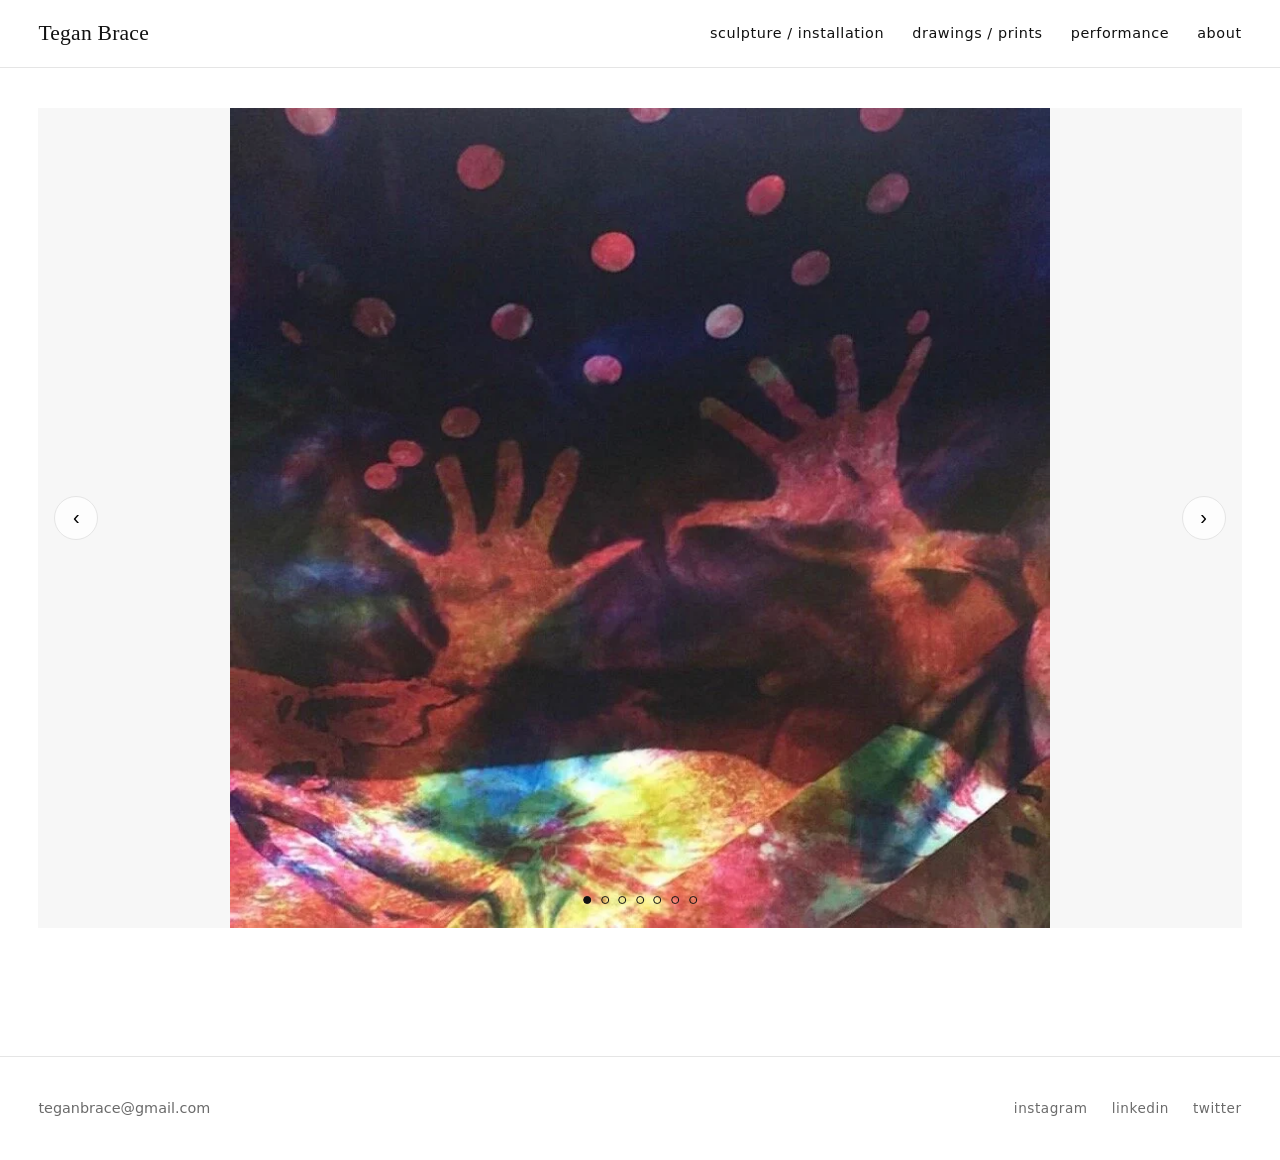
<file: index.html>
<!doctype html>
<html lang="en">
<head>
  <meta charset="utf-8" />
  <meta name="viewport" content="width=device-width, initial-scale=1" />
  <title>Tegan Brace</title>
  <meta name="description" content="Tegan Brace — visual artist and sommelier based in Chicago. Sculpture, installation, drawings, prints, and performance." />
  <meta property="og:title" content="Tegan Brace" />
  <meta property="og:type" content="website" />
  <meta property="og:url" content="https://teganbrace.com/" />
  <meta property="og:description" content="Visual artist and sommelier based in Chicago." />
  <link rel="icon" href="data:image/svg+xml,<svg xmlns=%22http://www.w3.org/2000/svg%22 viewBox=%220 0 100 100%22><text y=%22.9em%22 font-size=%2290%22>+</text></svg>" />
  <link rel="stylesheet" href="/css/style.css" />
</head>
<body>
  <header class="site-header">
    <div class="header-inner">
      <h1 class="site-title"><a href="/">Tegan Brace</a></h1>
      <button class="menu-toggle" aria-expanded="false" aria-controls="primary-nav">Menu</button>
      <nav class="site-nav" id="primary-nav" aria-label="Primary">
        <ul>
          <li><a href="/sculpture-installation/">Sculpture / Installation</a></li>
          <li><a href="/drawingsprints/">Drawings / Prints</a></li>
          <li><a href="/performance/">Performance</a></li>
          <li><a href="/about/">About</a></li>
        </ul>
      </nav>
    </div>
  </header>

  <main>
    <section class="hero" aria-label="Featured work">
      <div class="hero-slides" id="hero-slides">
        <!-- Slides are rendered by JS from the FEATURED array below.
             To change which images appear here, edit the array. -->
      </div>
      <div class="hero-arrows">
        <button class="prev" aria-label="Previous slide">&#8249;</button>
        <button class="next" aria-label="Next slide">&#8250;</button>
      </div>
      <div class="hero-controls" aria-label="Slide indicators"></div>
    </section>
  </main>

  <footer class="site-footer">
    <div class="footer-inner">
      <a href="mailto:teganbrace@gmail.com">teganbrace@gmail.com</a>
      <ul class="footer-social">
        <li><a href="https://www.instagram.com/legomytego/" target="_blank" rel="noopener">Instagram</a></li>
        <li><a href="https://www.linkedin.com/in/tegan-brace-6551b513a/" target="_blank" rel="noopener">LinkedIn</a></li>
        <li><a href="https://twitter.com/tegomylego" target="_blank" rel="noopener">Twitter</a></li>
      </ul>
    </div>
  </footer>

  <button class="back-to-top" aria-label="Back to top">&uarr;</button>

  <script>
    /* =====================================================
       HOMEPAGE FEATURED IMAGES
       Edit this list to change which images appear in the
       homepage slideshow. Place files in /images/home/ .
       ===================================================== */
    const FEATURED = [
     { src: "/images/home/cyanohandsdetail copy.webp", alt: "cyanotype 1" },
      {src: "images/home/cyanotan7 copy.webp", alt: "Cyanotan 1"}, 
     {src: "images/home/cyanotan6 copy.webp", alt: "Cyanotan 2"},
     {src: "images/home/darkno copy.webp", alt: "No"},
     {src: "images/home/dramafan1 copy.webp", alt: "Drama Fan"},
     {src: "images/home/portal copy.webp", alt: "portal"},
     {src: "images/home/supersensitive copy.webp", alt: "Supersensitive"}
    ];

    const slidesEl = document.getElementById("hero-slides");
    if (FEATURED.length === 0) {
      slidesEl.innerHTML = `
        <div class="hero-placeholder">
          <p><strong>Homepage slideshow is empty.</strong></p>
          <p>Add image files to <code>/images/home/</code> then list them in the <code>FEATURED</code> array in <code>index.html</code>.</p>
        </div>`;
    } else {
      FEATURED.forEach((item, i) => {
        const div = document.createElement("div");
        div.className = "hero-slide" + (i === 0 ? " active" : "");
        div.innerHTML = `<img src="${item.src}" alt="${item.alt || ""}" loading="${i === 0 ? "eager" : "lazy"}" />`;
        slidesEl.appendChild(div);
      });
    }
  </script>
  <script src="/js/gallery.js"></script>
</body>
</html>
</file>
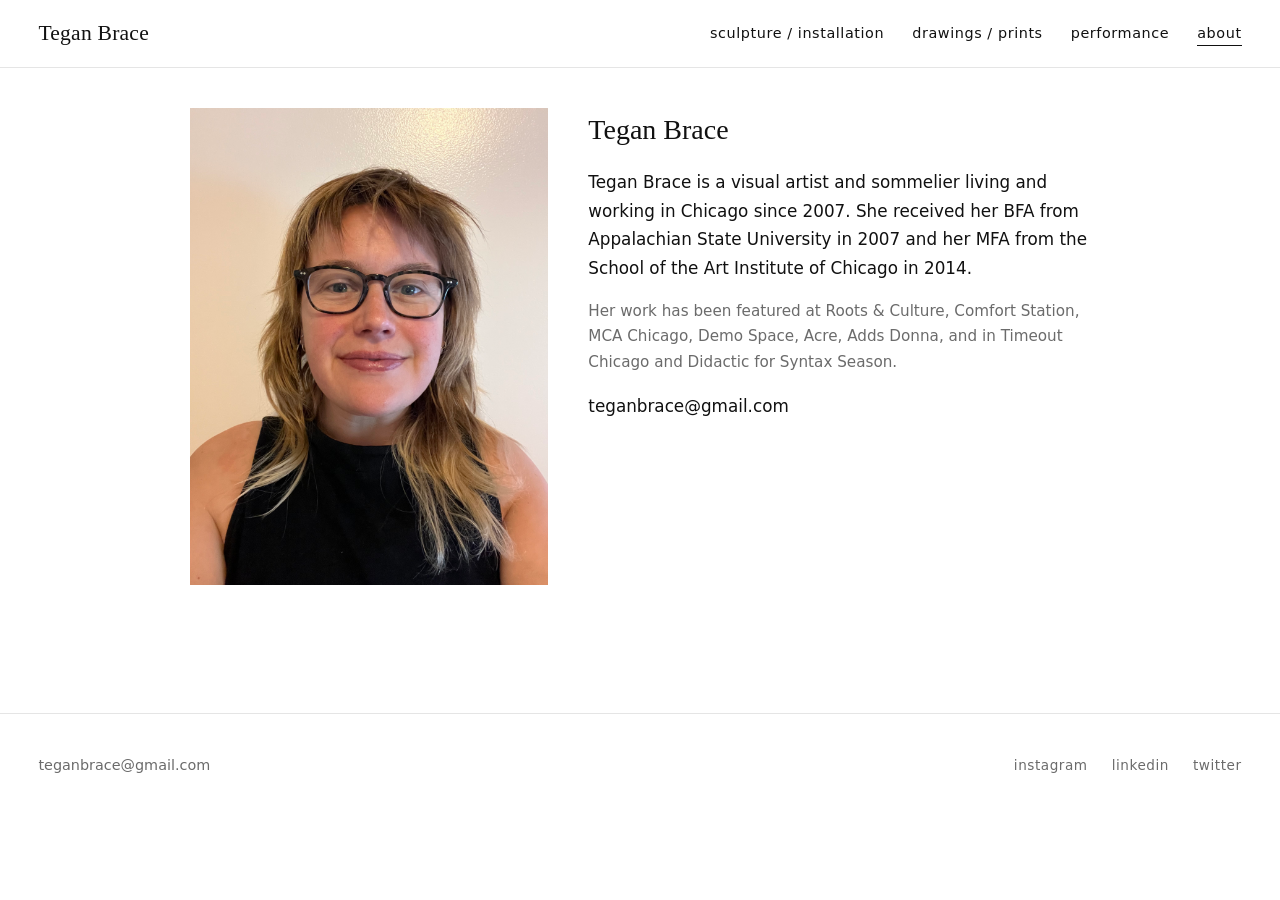
<file: about/index.html>
<!doctype html>
<html lang="en">
<head>
  <meta charset="utf-8" />
  <meta name="viewport" content="width=device-width, initial-scale=1" />
  <title>About — Tegan Brace</title>
  <meta name="description" content="About Tegan Brace — visual artist and sommelier based in Chicago." />
  <meta property="og:title" content="About — Tegan Brace" />
  <link rel="icon" href="data:image/svg+xml,<svg xmlns=%22http://www.w3.org/2000/svg%22 viewBox=%220 0 100 100%22><text y=%22.9em%22 font-size=%2290%22>+</text></svg>" />
  <link rel="stylesheet" href="/css/style.css" />
</head>
<body>
  <header class="site-header">
    <div class="header-inner">
      <h1 class="site-title"><a href="/">Tegan Brace</a></h1>
      <button class="menu-toggle" aria-expanded="false" aria-controls="primary-nav">Menu</button>
      <nav class="site-nav" id="primary-nav" aria-label="Primary">
        <ul>
          <li><a href="/sculpture-installation/">Sculpture / Installation</a></li>
          <li><a href="/drawingsprints/">Drawings / Prints</a></li>
          <li><a href="/performance/">Performance</a></li>
          <li><a href="/about/" aria-current="page">About</a></li>
        </ul>
      </nav>
    </div>
  </header>

  <main>
    <div class="about">
      <div class="about-image">
        <!-- Replace /images/about/portrait.jpg with your headshot -->
        <img src="/images/about/portrait.jpg" alt="Portrait of Tegan Brace"
             onerror="this.style.display='none'; this.parentElement.innerHTML='<div style=&quot;display:flex;align-items:center;justify-content:center;height:100%;color:#999;font-size:0.9rem;padding:1rem;text-align:center;&quot;>Add portrait.jpg to /images/about/</div>'" />
      </div>
      <div class="about-text">
        <h2>Tegan Brace</h2>
        <p>
          Tegan Brace is a visual artist and sommelier living and working in
          Chicago since 2007. She received her BFA from Appalachian State
          University in 2007 and her MFA from the School of the Art Institute
          of Chicago in 2014.
        </p>
        <p class="credits">
          Her work has been featured at Roots &amp; Culture, Comfort Station,
          MCA Chicago, Demo Space, Acre, Adds Donna, and in Timeout Chicago and
          Didactic for Syntax Season.
        </p>
        <p>
          <a href="mailto:teganbrace@gmail.com">teganbrace@gmail.com</a>
        </p>
      </div>
    </div>
  </main>

  <footer class="site-footer">
    <div class="footer-inner">
      <a href="mailto:teganbrace@gmail.com">teganbrace@gmail.com</a>
      <ul class="footer-social">
        <li><a href="https://www.instagram.com/legomytego/" target="_blank" rel="noopener">Instagram</a></li>
        <li><a href="https://www.linkedin.com/in/tegan-brace-6551b513a/" target="_blank" rel="noopener">LinkedIn</a></li>
        <li><a href="https://twitter.com/tegomylego" target="_blank" rel="noopener">Twitter</a></li>
      </ul>
    </div>
  </footer>

  <button class="back-to-top" aria-label="Back to top">&uarr;</button>

  <script src="/js/gallery.js"></script>
</body>
</html>
</file>
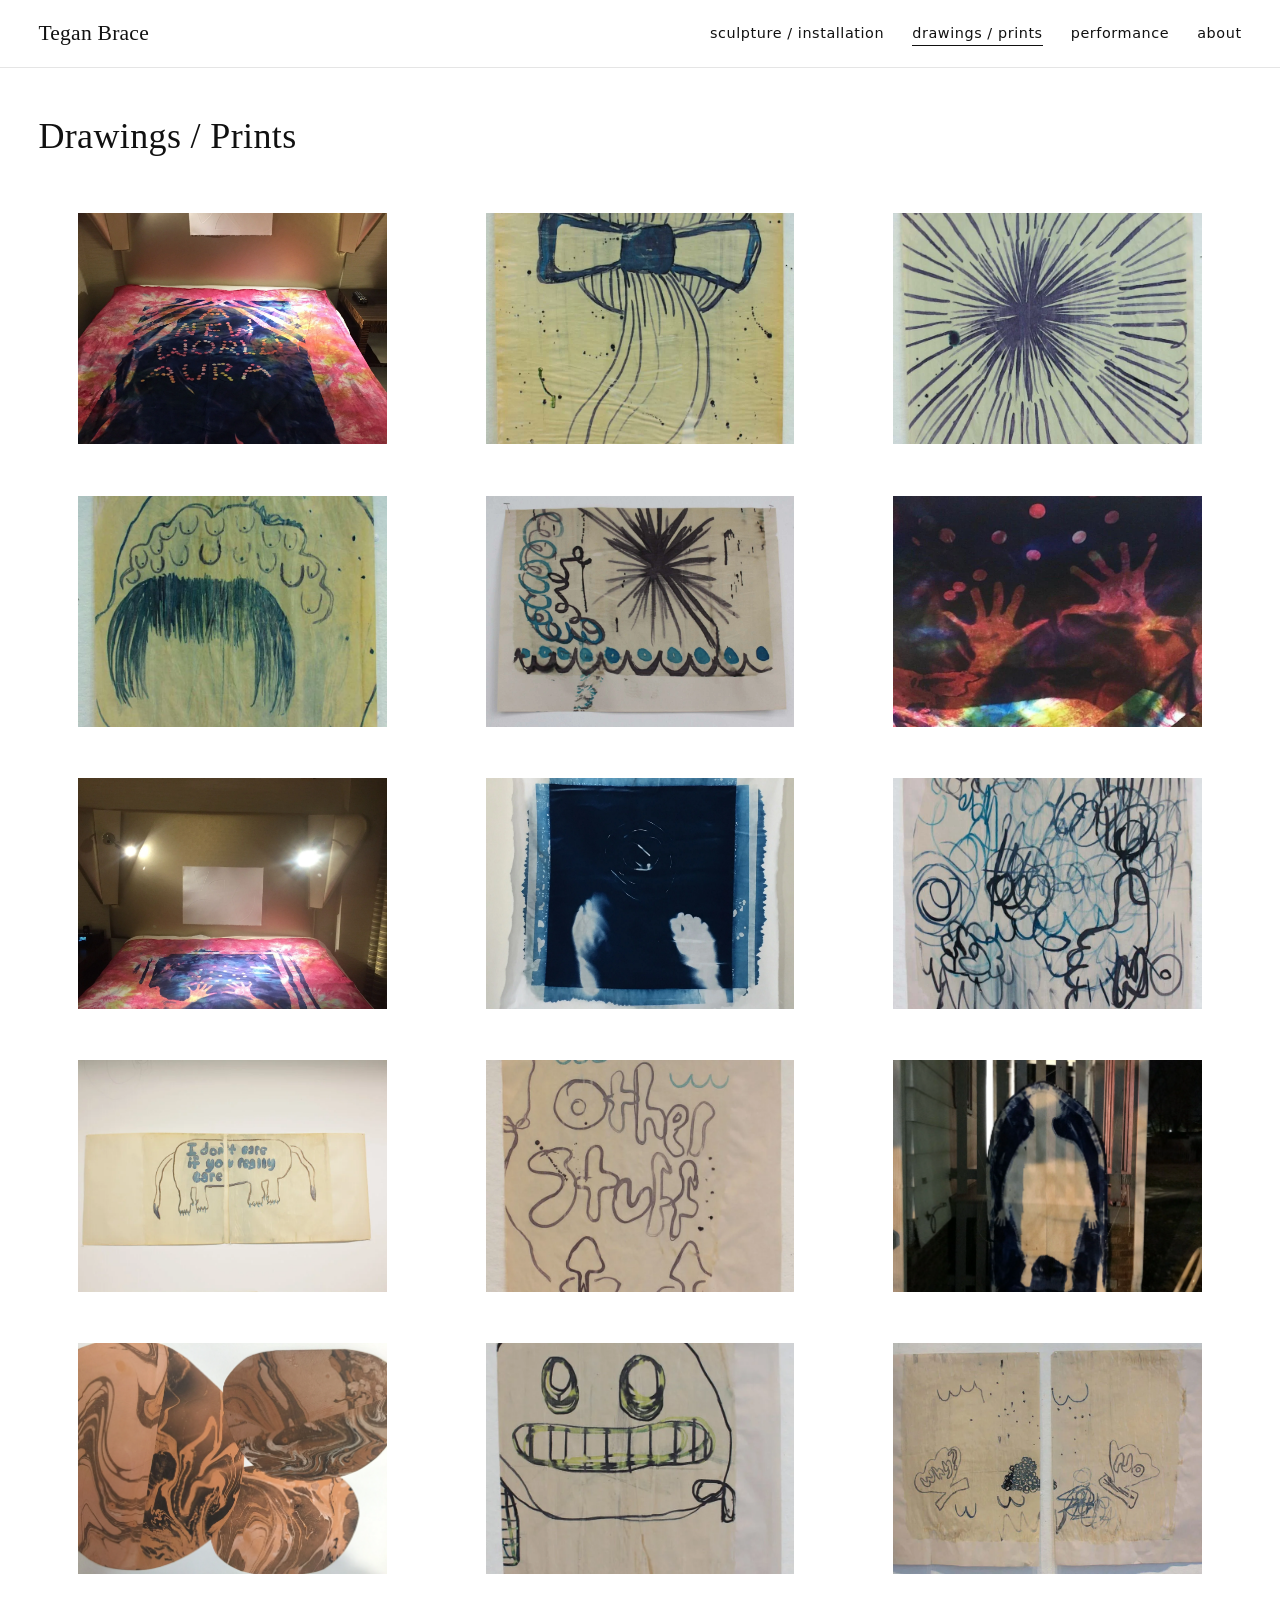
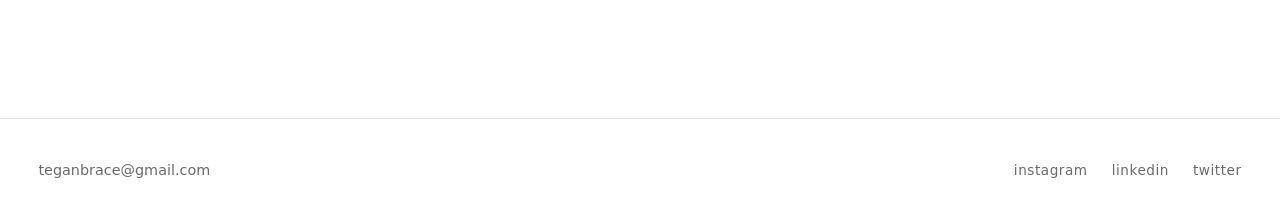
<file: drawingsprints/index.html>
<!doctype html>
<html lang="en">
<head>
  <meta charset="utf-8" />
  <meta name="viewport" content="width=device-width, initial-scale=1" />
  <title>Drawings / Prints — Tegan Brace</title>
  <meta name="description" content="Drawings and prints by Tegan Brace." />
  <meta property="og:title" content="Drawings / Prints — Tegan Brace" />
  <link rel="icon" href="data:image/svg+xml,<svg xmlns=%22http://www.w3.org/2000/svg%22 viewBox=%220 0 100 100%22><text y=%22.9em%22 font-size=%2290%22>+</text></svg>" />
  <link rel="stylesheet" href="/css/style.css" />
</head>
<body>
  <header class="site-header">
    <div class="header-inner">
      <h1 class="site-title"><a href="/">Tegan Brace</a></h1>
      <button class="menu-toggle" aria-expanded="false" aria-controls="primary-nav">Menu</button>
      <nav class="site-nav" id="primary-nav" aria-label="Primary">
        <ul>
          <li><a href="/sculpture-installation/">Sculpture / Installation</a></li>
          <li><a href="/drawingsprints/" aria-current="page">Drawings / Prints</a></li>
          <li><a href="/performance/">Performance</a></li>
          <li><a href="/about/">About</a></li>
        </ul>
      </nav>
    </div>
  </header>

  <main>
    <h2 class="page-title">Drawings / Prints</h2>
    <div class="gallery" id="gallery"></div>
  </main>

  <footer class="site-footer">
    <div class="footer-inner">
      <a href="mailto:teganbrace@gmail.com">teganbrace@gmail.com</a>
      <ul class="footer-social">
        <li><a href="https://www.instagram.com/legomytego/" target="_blank" rel="noopener">Instagram</a></li>
        <li><a href="https://www.linkedin.com/in/tegan-brace-6551b513a/" target="_blank" rel="noopener">LinkedIn</a></li>
        <li><a href="https://twitter.com/tegomylego" target="_blank" rel="noopener">Twitter</a></li>
      </ul>
    </div>
  </footer>

  <button class="back-to-top" aria-label="Back to top">&uarr;</button>

  <script>
    /* =====================================================
       DRAWINGS / PRINTS IMAGES
       Add filenames here. Files go in /images/drawings/ .
       Each entry can be a string filename, or an object with
       a caption: { file: "name.jpg", caption: "Title, 2018" }
       ===================================================== */
    const IMAGES = [
      "anewworldaura.webp",
      "backpony.webp",
      "blackholeinblackhole.webp",
      "Bob.webp",
      "bodynoise.webp",
      "cyanohandsdetail.webp",
      "cyanohandstiedye.webp",
      "cyanotype feet.webp",
      "darkno.webp",
      "idontcare.webp",
      "otherstuff.webp",
      "portal.webp",
      "rocks1.webp",
      "smile.webp",
      "whyno.webp"
    ];

    const galleryEl = document.getElementById("gallery");
    const FOLDER = "/images/drawings/";

    if (IMAGES.length === 0) {
      galleryEl.innerHTML = `
        <div class="gallery-empty">
          <p>This gallery is empty.</p>
          <p>Add images to <code>/images/drawings/</code> then list their filenames in the <code>IMAGES</code> array in this page's HTML.</p>
        </div>`;
    } else {
      IMAGES.forEach((item) => {
        const file = typeof item === "string" ? item : item.file;
        const caption = typeof item === "object" ? item.caption : "";
        const fig = document.createElement("figure");
        fig.className = "gallery-item";
        fig.innerHTML = `
          <img src="${FOLDER}${file}" alt="${caption || file}" loading="lazy" />
          ${caption ? `<figcaption class="gallery-caption">${caption}</figcaption>` : ""}
        `;
        galleryEl.appendChild(fig);
      });
    }
  </script>
  <script src="/js/gallery.js"></script>
</body>
</html>
</file>
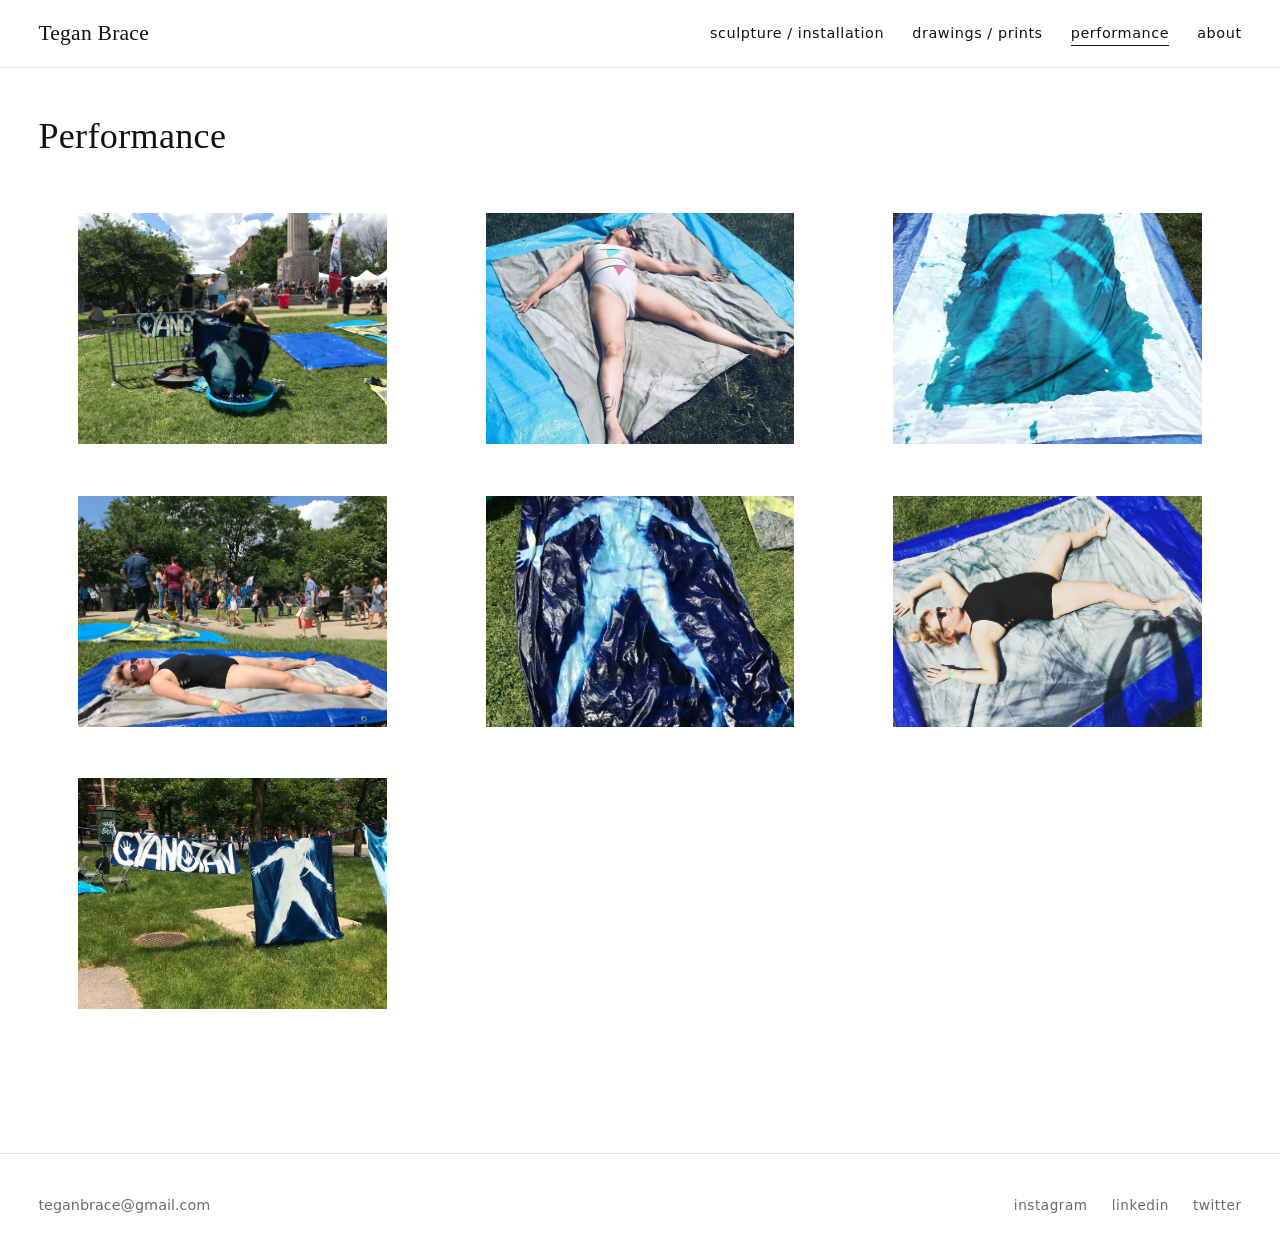
<file: performance/index.html>
<!doctype html>
<html lang="en">
<head>
  <meta charset="utf-8" />
  <meta name="viewport" content="width=device-width, initial-scale=1" />
  <title>Performance — Tegan Brace</title>
  <meta name="description" content="Performance work by Tegan Brace." />
  <meta property="og:title" content="Performance — Tegan Brace" />
  <link rel="icon" href="data:image/svg+xml,<svg xmlns=%22http://www.w3.org/2000/svg%22 viewBox=%220 0 100 100%22><text y=%22.9em%22 font-size=%2290%22>+</text></svg>" />
  <link rel="stylesheet" href="/css/style.css" />
</head>
<body>
  <header class="site-header">
    <div class="header-inner">
      <h1 class="site-title"><a href="/">Tegan Brace</a></h1>
      <button class="menu-toggle" aria-expanded="false" aria-controls="primary-nav">Menu</button>
      <nav class="site-nav" id="primary-nav" aria-label="Primary">
        <ul>
          <li><a href="/sculpture-installation/">Sculpture / Installation</a></li>
          <li><a href="/drawingsprints/">Drawings / Prints</a></li>
          <li><a href="/performance/" aria-current="page">Performance</a></li>
          <li><a href="/about/">About</a></li>
        </ul>
      </nav>
    </div>
  </header>

  <main>
    <h2 class="page-title">Performance</h2>
    <div class="gallery" id="gallery"></div>
  </main>

  <footer class="site-footer">
    <div class="footer-inner">
      <a href="mailto:teganbrace@gmail.com">teganbrace@gmail.com</a>
      <ul class="footer-social">
        <li><a href="https://www.instagram.com/legomytego/" target="_blank" rel="noopener">Instagram</a></li>
        <li><a href="https://www.linkedin.com/in/tegan-brace-6551b513a/" target="_blank" rel="noopener">LinkedIn</a></li>
        <li><a href="https://twitter.com/tegomylego" target="_blank" rel="noopener">Twitter</a></li>
      </ul>
    </div>
  </footer>

  <button class="back-to-top" aria-label="Back to top">&uarr;</button>

  <script>
    /* =====================================================
       PERFORMANCE IMAGES
       Add filenames here. Files go in /images/performance/ .
       Each entry can be a string filename, or an object with
       a caption: { file: "name.jpg", caption: "Title, 2016" }
       ===================================================== */
    const IMAGES = [
      "cyanotan1.webp",
      "Cyanotan2.webp",
      "cyanotan3.webp",
      "cyanotan4.webp",
      "cyanotan5.webp",
      "cyanotan6.webp",
      "cyanotan7.webp"
    ];

    const galleryEl = document.getElementById("gallery");
    const FOLDER = "/images/performance/";

    if (IMAGES.length === 0) {
      galleryEl.innerHTML = `
        <div class="gallery-empty">
          <p>This gallery is empty.</p>
          <p>Add images to <code>/images/performance/</code> then list their filenames in the <code>IMAGES</code> array in this page's HTML.</p>
        </div>`;
    } else {
      IMAGES.forEach((item) => {
        const file = typeof item === "string" ? item : item.file;
        const caption = typeof item === "object" ? item.caption : "";
        const fig = document.createElement("figure");
        fig.className = "gallery-item";
        fig.innerHTML = `
          <img src="${FOLDER}${file}" alt="${caption || file}" loading="lazy" />
          ${caption ? `<figcaption class="gallery-caption">${caption}</figcaption>` : ""}
        `;
        galleryEl.appendChild(fig);
      });
    }
  </script>
  <script src="/js/gallery.js"></script>
</body>
</html>
</file>
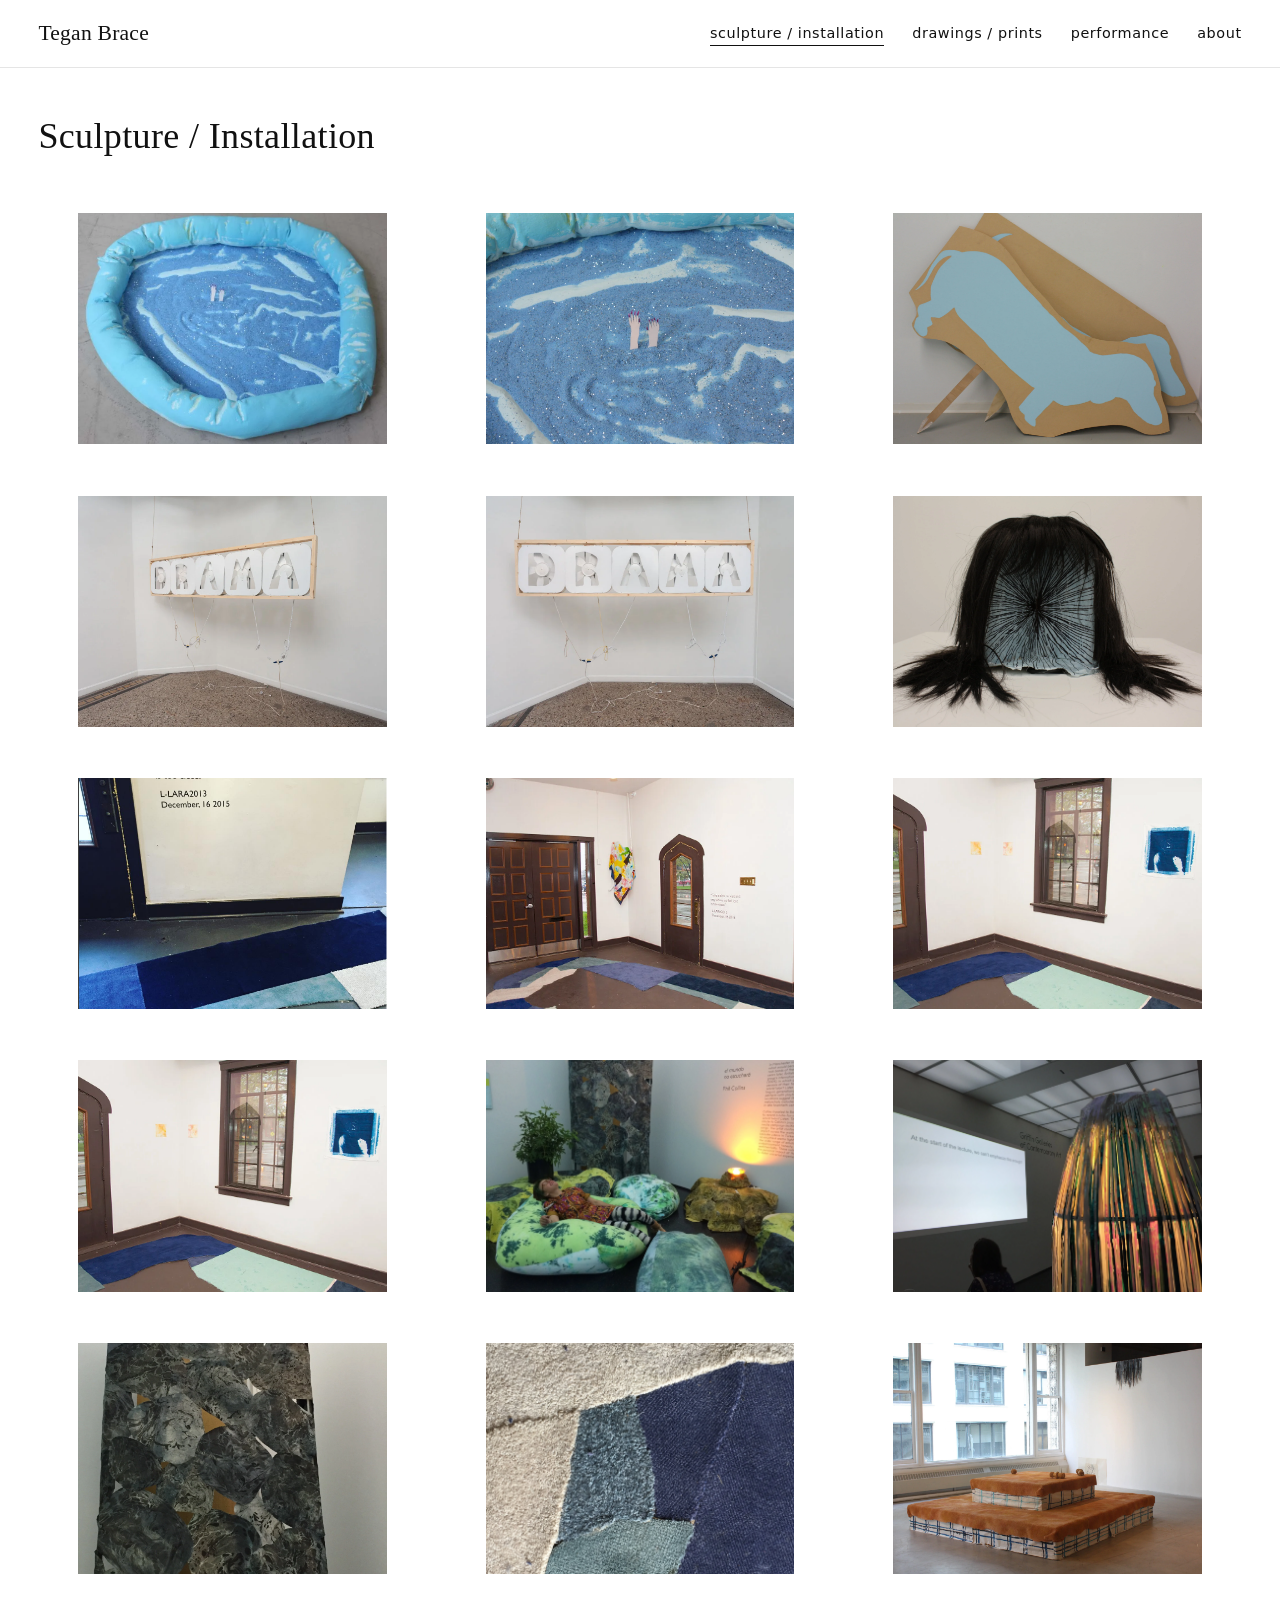
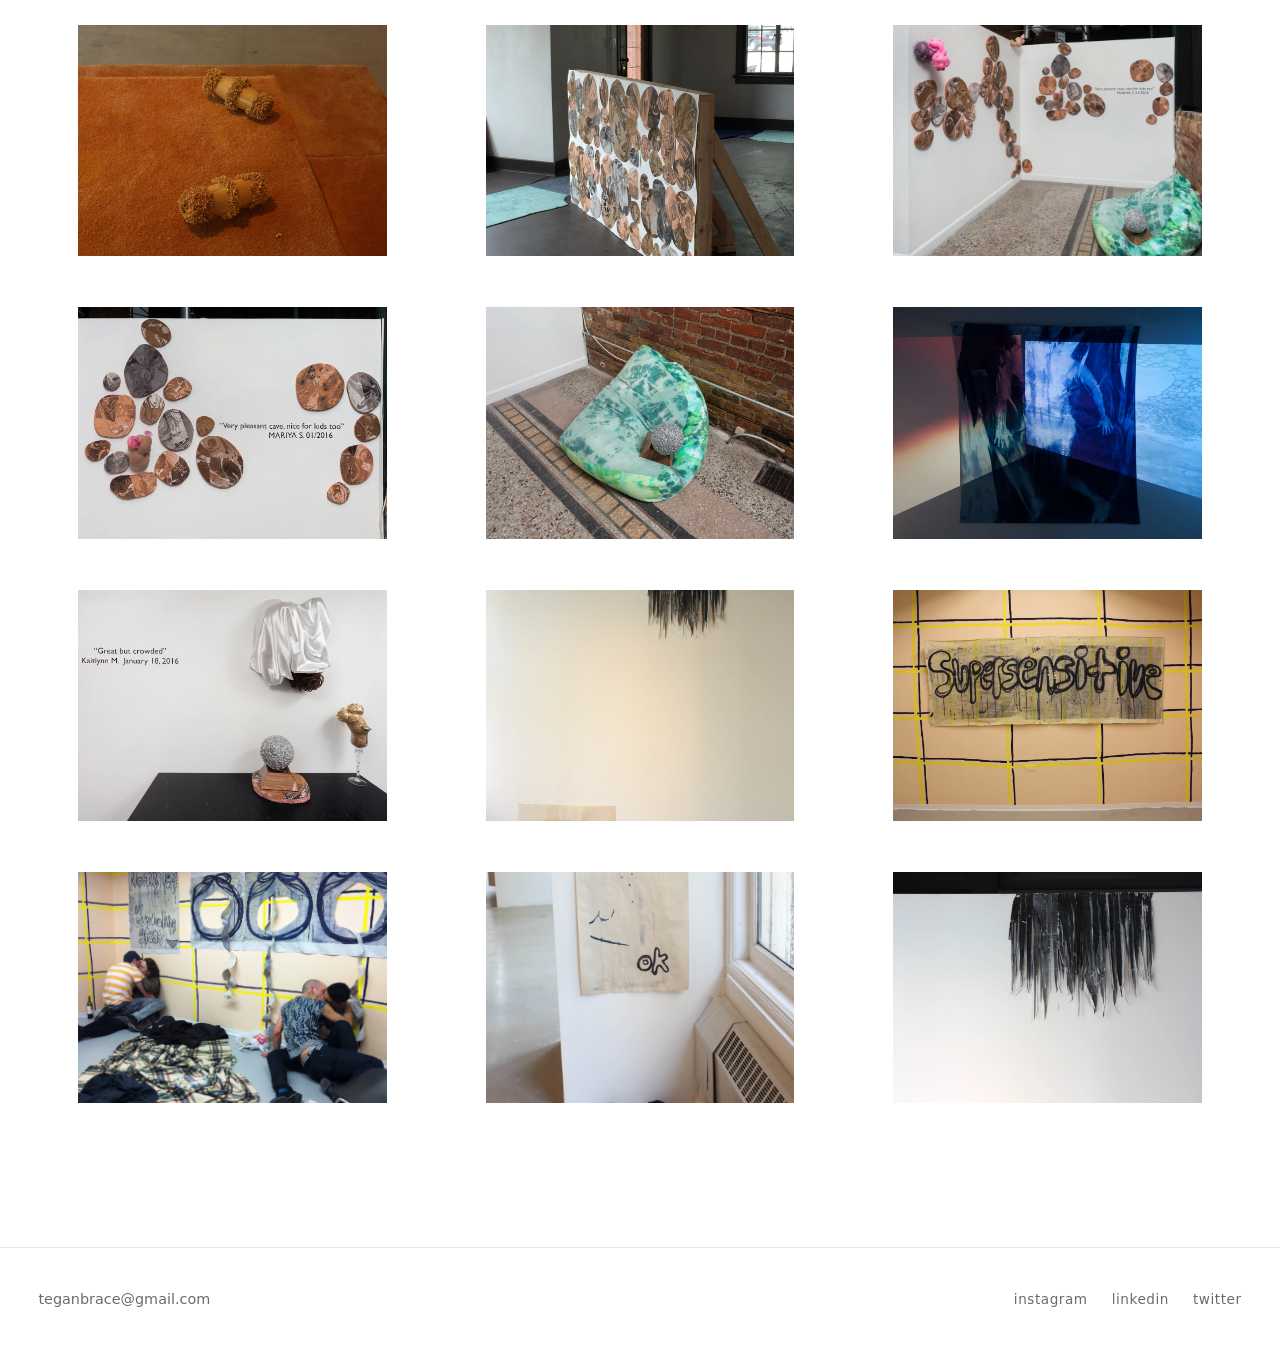
<file: sculpture-installation/index.html>
<!doctype html>
<html lang="en">
<head>
  <meta charset="utf-8" />
  <meta name="viewport" content="width=device-width, initial-scale=1" />
  <title>Sculpture / Installation — Tegan Brace</title>
  <meta name="description" content="Sculpture and installation work by Tegan Brace." />
  <meta property="og:title" content="Sculpture / Installation — Tegan Brace" />
  <link rel="icon" href="data:image/svg+xml,<svg xmlns=%22http://www.w3.org/2000/svg%22 viewBox=%220 0 100 100%22><text y=%22.9em%22 font-size=%2290%22>+</text></svg>" />
  <link rel="stylesheet" href="/css/style.css" />
</head>
<body>
  <header class="site-header">
    <div class="header-inner">
      <h1 class="site-title"><a href="/">Tegan Brace</a></h1>
      <button class="menu-toggle" aria-expanded="false" aria-controls="primary-nav">Menu</button>
      <nav class="site-nav" id="primary-nav" aria-label="Primary">
        <ul>
          <li><a href="/sculpture-installation/" aria-current="page">Sculpture / Installation</a></li>
          <li><a href="/drawingsprints/">Drawings / Prints</a></li>
          <li><a href="/performance/">Performance</a></li>
          <li><a href="/about/">About</a></li>
        </ul>
      </nav>
    </div>
  </header>

  <main>
    <h2 class="page-title">Sculpture / Installation</h2>
    <div class="gallery" id="gallery"></div>
  </main>

  <footer class="site-footer">
    <div class="footer-inner">
      <a href="mailto:teganbrace@gmail.com">teganbrace@gmail.com</a>
      <ul class="footer-social">
        <li><a href="https://www.instagram.com/legomytego/" target="_blank" rel="noopener">Instagram</a></li>
        <li><a href="https://www.linkedin.com/in/tegan-brace-6551b513a/" target="_blank" rel="noopener">LinkedIn</a></li>
        <li><a href="https://twitter.com/tegomylego" target="_blank" rel="noopener">Twitter</a></li>
      </ul>
    </div>
  </footer>

  <button class="back-to-top" aria-label="Back to top">&uarr;</button>

  <script>
    /* =====================================================
       SCULPTURE / INSTALLATION IMAGES
       Add filenames here. Files go in /images/sculpture/ .
       Each entry can be a string filename, or an object with
       a caption: { file: "name.jpg", caption: "Title, 2017" }
       ===================================================== */
    const IMAGES = [
      "alldeepend2.webp",
      "alldeependcloseup.webp",
      "dachsunds.webp",
      "dramafan.webp",
      "dramafan1.webp",
      "haircave.webp",
      "lazyriver4.webp",
      "lazyriverinstall1.webp",
      "lazyriverinstall2.webp",
      "lazyriverinstall2.webp",
      "MCAinstall.webp",
      "MCAinstall1.webp",
      "MCAinstall2.webp",
      "MCAinstall3.webp",
      "platform1.webp",
      "platform2.webp",
      "rockwall.webp",
      "rootsinstall1.webp",
      "rootsinstall2.webp",
      "rootsinstall3.webp",
      "rootsinstall4.webp",
      "rootsinstall5.webp",
      "softtrapinstall.webp",
      "supersensitive.webp",
      "supersensitive_makeout.webp",
      "TDWJAF.OKdetail.webp",
      "TDWJAF.Toupeedetail.webp"
    ];

    const galleryEl = document.getElementById("gallery");
    const FOLDER = "/images/sculpture/";

    if (IMAGES.length === 0) {
      galleryEl.innerHTML = `
        <div class="gallery-empty">
          <p>This gallery is empty.</p>
          <p>Add images to <code>/images/sculpture/</code> then list their filenames in the <code>IMAGES</code> array in this page's HTML.</p>
        </div>`;
    } else {
      IMAGES.forEach((item) => {
        const file = typeof item === "string" ? item : item.file;
        const caption = typeof item === "object" ? item.caption : "";
        const fig = document.createElement("figure");
        fig.className = "gallery-item";
        fig.innerHTML = `
          <img src="${FOLDER}${file}" alt="${caption || file}" loading="lazy" />
          ${caption ? `<figcaption class="gallery-caption">${caption}</figcaption>` : ""}
        `;
        galleryEl.appendChild(fig);
      });
    }
  </script>
  <script src="/js/gallery.js"></script>
</body>
</html>
</file>
<file: css/style.css>
/* =========================================================
   Tegan Brace — minimal portfolio styles
   ========================================================= */

:root {
  --color-bg: #ffffff;
  --color-fg: #111111;
  --color-muted: #6b6b6b;
  --color-border: #e5e5e5;
  --color-accent: #111111;
  --max-width: 1400px;
  --gutter: clamp(1rem, 3vw, 2.5rem);
  --font-sans: ui-sans-serif, system-ui, -apple-system, BlinkMacSystemFont,
    "Segoe UI", Helvetica, Arial, sans-serif;
  --font-serif: ui-serif, Georgia, Cambria, "Times New Roman", Times, serif;
}

* { box-sizing: border-box; }

html { scroll-behavior: smooth; }

body {
  margin: 0;
  font-family: var(--font-sans);
  font-size: 16px;
  line-height: 1.6;
  color: var(--color-fg);
  background: var(--color-bg);
  -webkit-font-smoothing: antialiased;
  -moz-osx-font-smoothing: grayscale;
}

a {
  color: inherit;
  text-decoration: none;
  transition: opacity 0.15s ease;
}
a:hover { opacity: 0.55; }

img {
  display: block;
  max-width: 100%;
  height: auto;
}

/* =========================================================
   Header
   ========================================================= */

.site-header {
  position: sticky;
  top: 0;
  z-index: 50;
  background: rgba(255, 255, 255, 0.96);
  backdrop-filter: saturate(140%) blur(8px);
  border-bottom: 1px solid var(--color-border);
}

.header-inner {
  max-width: var(--max-width);
  margin: 0 auto;
  padding: 1rem var(--gutter);
  display: flex;
  align-items: center;
  justify-content: space-between;
  gap: 1.5rem;
}

.site-title {
  font-family: var(--font-serif);
  font-size: 1.35rem;
  font-weight: 500;
  letter-spacing: 0.01em;
  margin: 0;
}

.site-nav ul {
  list-style: none;
  padding: 0;
  margin: 0;
  display: flex;
  gap: 1.75rem;
}

.site-nav a {
  font-size: 0.9rem;
  letter-spacing: 0.04em;
  text-transform: lowercase;
  padding: 0.25rem 0;
  border-bottom: 1px solid transparent;
}

.site-nav a[aria-current="page"] {
  border-bottom-color: var(--color-fg);
}

/* Mobile menu */
.menu-toggle {
  display: none;
  background: none;
  border: none;
  font: inherit;
  font-size: 0.9rem;
  letter-spacing: 0.04em;
  cursor: pointer;
  padding: 0.25rem 0.5rem;
}

@media (max-width: 720px) {
  .menu-toggle { display: block; }
  .site-nav {
    position: absolute;
    top: 100%;
    right: 0;
    left: 0;
    background: var(--color-bg);
    border-bottom: 1px solid var(--color-border);
    display: none;
  }
  .site-nav.open { display: block; }
  .site-nav ul {
    flex-direction: column;
    gap: 0;
    padding: 0.5rem var(--gutter);
  }
  .site-nav li { border-top: 1px solid var(--color-border); }
  .site-nav li:first-child { border-top: none; }
  .site-nav a {
    display: block;
    padding: 0.85rem 0;
  }
}

/* =========================================================
   Main layout
   ========================================================= */

main {
  max-width: var(--max-width);
  margin: 0 auto;
  padding: 2.5rem var(--gutter) 4rem;
}

.page-title {
  font-family: var(--font-serif);
  font-weight: 400;
  font-size: clamp(1.5rem, 3.5vw, 2.25rem);
  margin: 0 0 2rem;
  letter-spacing: 0.01em;
}

/* =========================================================
   Home — hero slideshow
   ========================================================= */

.hero {
  position: relative;
  width: 100%;
  height: calc(100vh - 80px);
  min-height: 500px;
  overflow: hidden;
}

.hero-slides {
  position: absolute;
  inset: 0;
}

.hero-slide {
  position: absolute;
  inset: 0;
  opacity: 0;
  transition: opacity 1.2s ease;
  display: flex;
  align-items: center;
  justify-content: center;
}

.hero-slide.active { opacity: 1; }

.hero-slide img {
  width: 100%;
  height: 100%;
  object-fit: contain;
  background: #f7f7f7;
}

.hero-controls {
  position: absolute;
  bottom: 1.5rem;
  left: 50%;
  transform: translateX(-50%);
  display: flex;
  gap: 0.6rem;
  z-index: 2;
}

.hero-dot {
  width: 8px;
  height: 8px;
  border-radius: 50%;
  border: 1px solid var(--color-fg);
  background: transparent;
  padding: 0;
  cursor: pointer;
  transition: background 0.2s ease;
}

.hero-dot.active { background: var(--color-fg); }

.hero-arrows button {
  position: absolute;
  top: 50%;
  transform: translateY(-50%);
  background: rgba(255, 255, 255, 0.75);
  border: 1px solid var(--color-border);
  width: 44px;
  height: 44px;
  border-radius: 50%;
  font-size: 1.25rem;
  cursor: pointer;
  z-index: 2;
  transition: background 0.2s ease;
}

.hero-arrows button:hover { background: #fff; }
.hero-arrows .prev { left: 1rem; }
.hero-arrows .next { right: 1rem; }

.hero-placeholder {
  width: 100%;
  height: 100%;
  display: flex;
  flex-direction: column;
  align-items: center;
  justify-content: center;
  background: #f7f7f7;
  color: var(--color-muted);
  text-align: center;
  padding: 2rem;
}

.hero-placeholder p { margin: 0.25rem 0; font-size: 0.95rem; }
.hero-placeholder code {
  font-size: 0.85rem;
  background: #ececec;
  padding: 0.15rem 0.4rem;
  border-radius: 3px;
}

/* =========================================================
   Gallery grid
   ========================================================= */

.gallery {
  display: grid;
  grid-template-columns: repeat(auto-fill, minmax(min(100%, 320px), 1fr));
  gap: clamp(0.75rem, 1.5vw, 1.25rem);
}

.gallery-item {
  position: relative;
  cursor: zoom-in;
  background: #f7f7f7;
  overflow: hidden;
  aspect-ratio: 4 / 3;
}

.gallery-item img {
  width: 100%;
  height: 100%;
  object-fit: cover;
  transition: transform 0.4s ease;
}

.gallery-item:hover img { transform: scale(1.02); }

.gallery-caption {
  font-size: 0.85rem;
  color: var(--color-muted);
  margin-top: 0.5rem;
}

.gallery-empty {
  border: 1px dashed var(--color-border);
  padding: 3rem 1.5rem;
  text-align: center;
  color: var(--color-muted);
  border-radius: 4px;
  grid-column: 1 / -1;
}

.gallery-empty code {
  background: #f0f0f0;
  padding: 0.15rem 0.45rem;
  border-radius: 3px;
  font-size: 0.9em;
}

/* =========================================================
   Lightbox
   ========================================================= */

.lightbox {
  position: fixed;
  inset: 0;
  background: rgba(0, 0, 0, 0.92);
  display: none;
  align-items: center;
  justify-content: center;
  z-index: 100;
  padding: 2rem;
}

.lightbox.open { display: flex; }

.lightbox img {
  max-width: 100%;
  max-height: 100%;
  object-fit: contain;
}

.lightbox-close,
.lightbox-prev,
.lightbox-next {
  position: absolute;
  background: rgba(255, 255, 255, 0.1);
  border: 1px solid rgba(255, 255, 255, 0.25);
  color: #fff;
  width: 44px;
  height: 44px;
  border-radius: 50%;
  font-size: 1.25rem;
  cursor: pointer;
  display: flex;
  align-items: center;
  justify-content: center;
  transition: background 0.2s ease;
}

.lightbox-close:hover,
.lightbox-prev:hover,
.lightbox-next:hover { background: rgba(255, 255, 255, 0.25); }

.lightbox-close { top: 1.25rem; right: 1.25rem; }
.lightbox-prev { left: 1.25rem; top: 50%; transform: translateY(-50%); }
.lightbox-next { right: 1.25rem; top: 50%; transform: translateY(-50%); }

.lightbox-counter {
  position: absolute;
  bottom: 1.25rem;
  left: 50%;
  transform: translateX(-50%);
  color: rgba(255, 255, 255, 0.7);
  font-size: 0.85rem;
  letter-spacing: 0.05em;
}

/* =========================================================
   About page
   ========================================================= */

.about {
  display: grid;
  grid-template-columns: 1fr;
  gap: 2.5rem;
  max-width: 900px;
  margin: 0 auto;
}

@media (min-width: 720px) {
  .about {
    grid-template-columns: 1fr 1.4fr;
    align-items: start;
  }
}

.about-image {
  background: #f7f7f7;
  aspect-ratio: 3 / 4;
  overflow: hidden;
}

.about-image img {
  width: 100%;
  height: 100%;
  object-fit: cover;
}

.about-text h2 {
  font-family: var(--font-serif);
  font-weight: 400;
  font-size: 1.75rem;
  margin: 0 0 1rem;
}

.about-text p {
  margin: 0 0 1rem;
  font-size: 1.05rem;
  line-height: 1.7;
}

.about-text .credits {
  font-size: 0.95rem;
  color: var(--color-muted);
}

/* =========================================================
   Footer
   ========================================================= */

.site-footer {
  border-top: 1px solid var(--color-border);
  padding: 2.5rem var(--gutter);
  margin-top: 4rem;
}

.footer-inner {
  max-width: var(--max-width);
  margin: 0 auto;
  display: flex;
  flex-wrap: wrap;
  gap: 1rem 2.5rem;
  align-items: center;
  justify-content: space-between;
  font-size: 0.9rem;
  color: var(--color-muted);
}

.footer-social {
  display: flex;
  gap: 1.5rem;
  list-style: none;
  padding: 0;
  margin: 0;
}

.footer-social a {
  font-size: 0.85rem;
  letter-spacing: 0.04em;
  text-transform: lowercase;
}

/* =========================================================
   Utilities
   ========================================================= */

.sr-only {
  position: absolute;
  width: 1px;
  height: 1px;
  padding: 0;
  margin: -1px;
  overflow: hidden;
  clip: rect(0, 0, 0, 0);
  white-space: nowrap;
  border: 0;
}

.back-to-top {
  position: fixed;
  right: 1.25rem;
  bottom: 1.25rem;
  background: var(--color-fg);
  color: var(--color-bg);
  border: none;
  border-radius: 50%;
  width: 42px;
  height: 42px;
  cursor: pointer;
  font-size: 1rem;
  opacity: 0;
  pointer-events: none;
  transition: opacity 0.25s ease;
  z-index: 40;
}

.back-to-top.visible {
  opacity: 0.9;
  pointer-events: auto;
}
</file>
